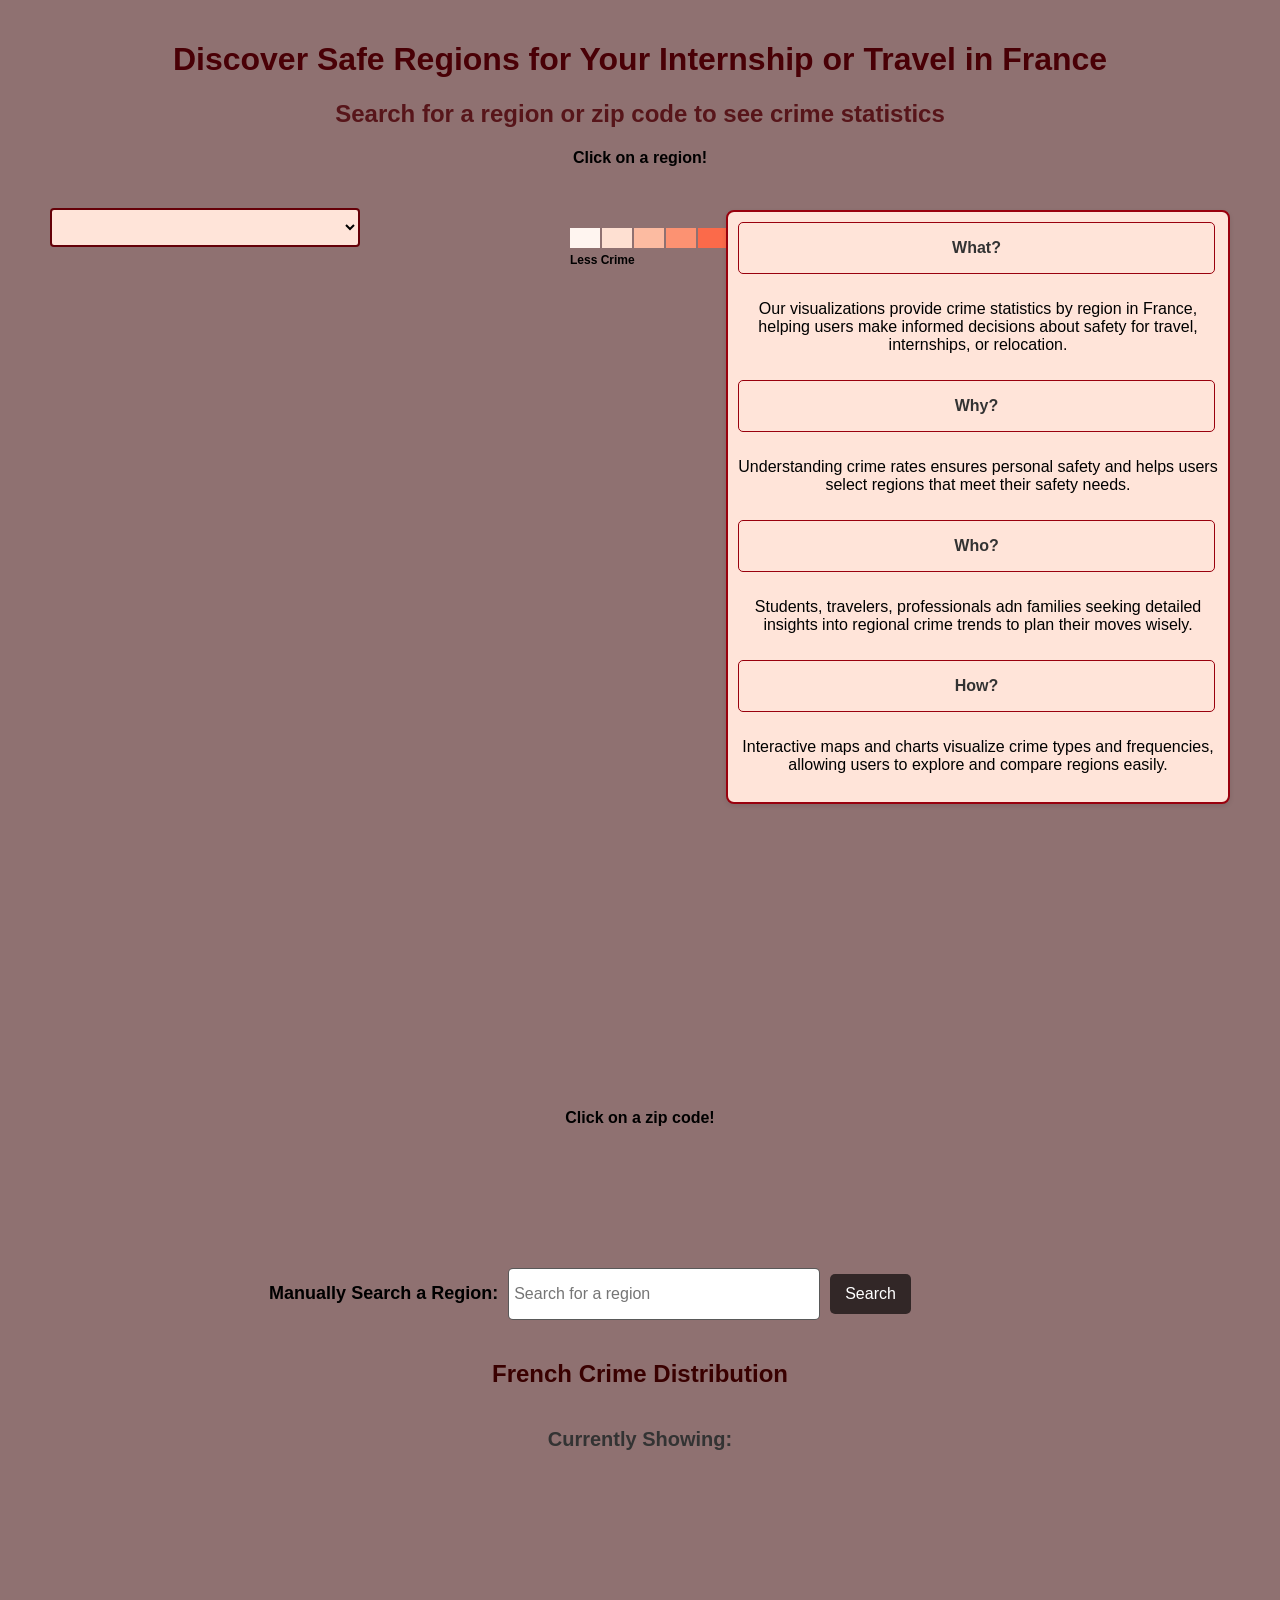
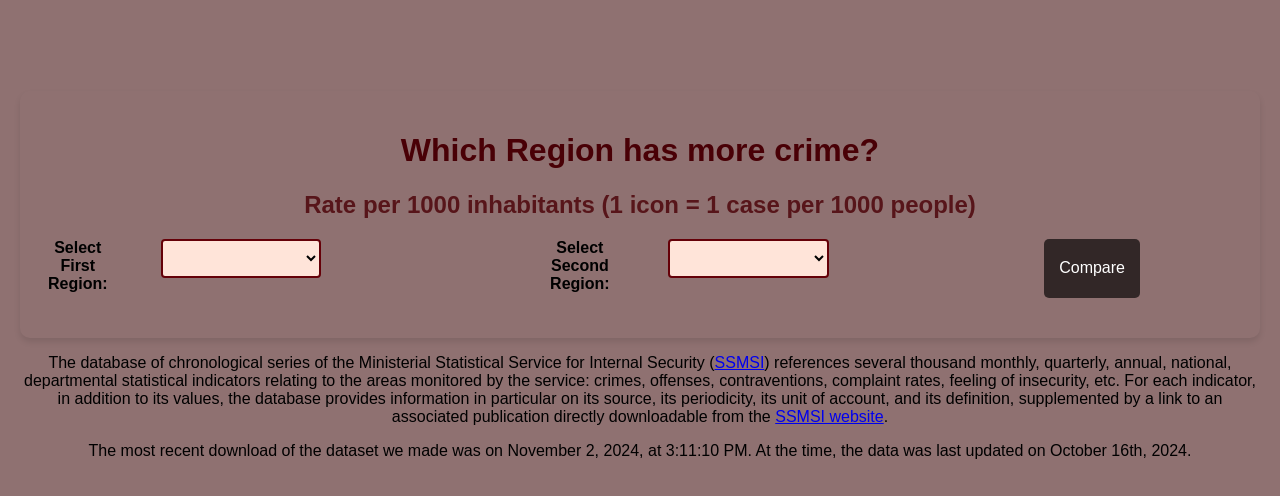
<file: index.html>
<!DOCTYPE html>
<html lang="en">
<head>
    <meta charset="UTF-8">
    <title>Crime Data Visualization in French Regions</title>
    <link rel="stylesheet" href="styles.css">
    <script src="https://d3js.org/d3.v7.min.js"></script>
    <!-- Load FontAwesome for icons -->
    <link rel="stylesheet" href="https://cdnjs.cloudflare.com/ajax/libs/font-awesome/6.4.2/css/all.min.css">

    <style>
        #info-boxes {
            display: flex;
            flex-direction: column;
            gap: 10px;
            position: absolute;
            right: 20px;
            top: 50px;
            background-color: #ffe4d9;
            padding: 10px;
            border: 2px solid #99000d;
            border-radius: 8px;
            box-shadow: 0 2px 5px rgba(0, 0, 0, 0.1);
            margin-right: 30px;
            margin-top: 160px;
            width: 480px;
            height: 570px;
        }

        .info-box {
            width: 475px;
            height: 50px;
            display: flex;
            align-items: center;
            justify-content: center;
            background-color: #ffe4d9;
            border: 1px solid #99000d;
            border-radius: 5px;
            font-weight: bold;
            color: #333;
        }

        .info-box:hover {
            background-color: #ffdab9;
        }

        #choropleth {
            position: relative;
        }

        #color-scheme {
            display: flex;
            gap: 2px;
            align-items: center;
            margin-left: 10px;
        }

        .color-box {
            width: 30px;
            height: 20px;
        }

        #selector-container {
            display: flex;
            align-items: center;
        }
    </style>
</head>
<body>
    <header>
        <h1>Discover Safe Regions for Your Internship or Travel in France</h1>
        <h2>Search for a region or zip code to see crime statistics</h2>   
        <h4>Click on a region!</h4> 
    </header>

    <main>
        <div id="main-map-container">
            <div id="selector-container">
                <select id="crimeTypeSelector"></select>
                <div id="color-scheme">
                    <div class="color-box" style="background-color: #fff5f0;"></div>
                    <div class="color-box" style="background-color: #fee0d2;"></div>
                    <div class="color-box" style="background-color: #fcbba1;"></div>
                    <div class="color-box" style="background-color: #fc9272;"></div>
                    <div class="color-box" style="background-color: #fb6a4a;"></div>
                    <div class="color-box" style="background-color: #ef3b2c;"></div>
                    <div class="color-box" style="background-color: #cb181d;"></div>
                    <div class="color-box" style="background-color: #99000d;"></div>
                    <span class="color-label low">Less Crime</span>
                    <span class="color-label high">More Crime</span>
                </div>
            </div>
            <svg id="choropleth" width="1000" height="800"></svg>
            <div id="info-boxes">
                <div class="info-box" id="what-box">What?</div>
                <p>Our visualizations provide crime statistics by region in France, helping users make informed decisions about safety for travel, internships, or relocation.</p>
                <div class="info-box" id="why-box">Why?</div>
                <p>Understanding crime rates ensures personal safety and helps users select regions that meet their safety needs.</p>
                <div class="info-box" id="who-box">Who?</div>
                <p>Students, travelers, professionals adn families seeking detailed insights into regional crime trends to plan their moves wisely.</p>
                <div class="info-box" id="how-box">How?</div>
                <p>Interactive maps and charts visualize crime types and frequencies, allowing users to explore and compare regions easily.</p>
            </div>
        </div>
        <h4>Click on a zip code!</h4>
        <div id="region-maps" class="region-maps-container"></div>
    </main>

    <div id="searchContainer">
        <label for="regionSearch" class="large-label">Manually Search a Region:</label>
        <input type="text" id="regionSearch" list="regionSuggestions" placeholder="Search for a region">
        <datalist id="regionSuggestions"></datalist>
        <button id="searchButton">Search</button>
    </div>
    <h2 id="pie-chart-title" class="pie-chart-title">French Crime Distribution</h2>
    <h3 id="currentRegion" class="current-region">Currently Showing: <span id="regionName"></span></h3>
    <div id="chartContainer">
        <div id="pie" class="responsive-svg-container"></div>
        <div id="legend"></div>
    </div>

    <div id="extraChartsContainer">
        <!-- France -->
        <div class="small-chart-wrapper">
            <div id="franceLegend" class="legend left-legend"></div>
            <div class="small-chart-container">
                <div id="francePie" class="responsive-svg-container small-pie"></div>
            </div>
        </div>
        <!-- Île-de-France -->
        <div class="small-chart-wrapper">
            <div class="small-chart-container">
                <div id="ileDeFrancePie" class="responsive-svg-container small-pie"></div>
            </div>
            <div id="idfLegend" class="legend right-legend"></div>
        </div>
    </div>

    <div class="container">
        <h1>Which Region has more crime?</h1>
        <h2>Rate per 1000 inhabitants (1 icon = 1 case per 1000 people)</h2>

        <div class="selection-container">
            <label for="region1">Select First Region:</label>
            <select id="region1"></select>

            <label for="region2">Select Second Region:</label>
            <select id="region2"></select>

            <button id="updateButton">Compare</button>
        </div>

        <div id="pictographChart"></div>
    </div>

    <!-- Data Source Information -->
    <footer class="data-source">
        <p>
            The database of chronological series of the Ministerial Statistical Service for Internal Security 
            (<a href="https://www.interieur.gouv.fr/Interstats/Le-SSMSI/A-propos-du-SSMSI" target="_blank">SSMSI</a>) 
            references several thousand monthly, quarterly, annual, national, departmental statistical indicators 
            relating to the areas monitored by the service: crimes, offenses, contraventions, complaint rates, 
            feeling of insecurity, etc. For each indicator, in addition to its values, the database provides 
            information in particular on its source, its periodicity, its unit of account, and its definition, 
            supplemented by a link to an associated publication directly downloadable from the 
            <a href="https://www.interieur.gouv.fr/Interstats/Publications" target="_blank">SSMSI website</a>.
        </p>
        <p>
            The most recent download of the dataset we made was on November 2, 2024, at 3:11:10 PM. 
            At the time, the data was last updated on October 16th, 2024.
        </p>
    </footer>

    <script src="script.js" defer></script>
    <script src="script_pie.js" defer></script>
    <script src="pictograph.js" defer></script>
</body>
</html>
</file>
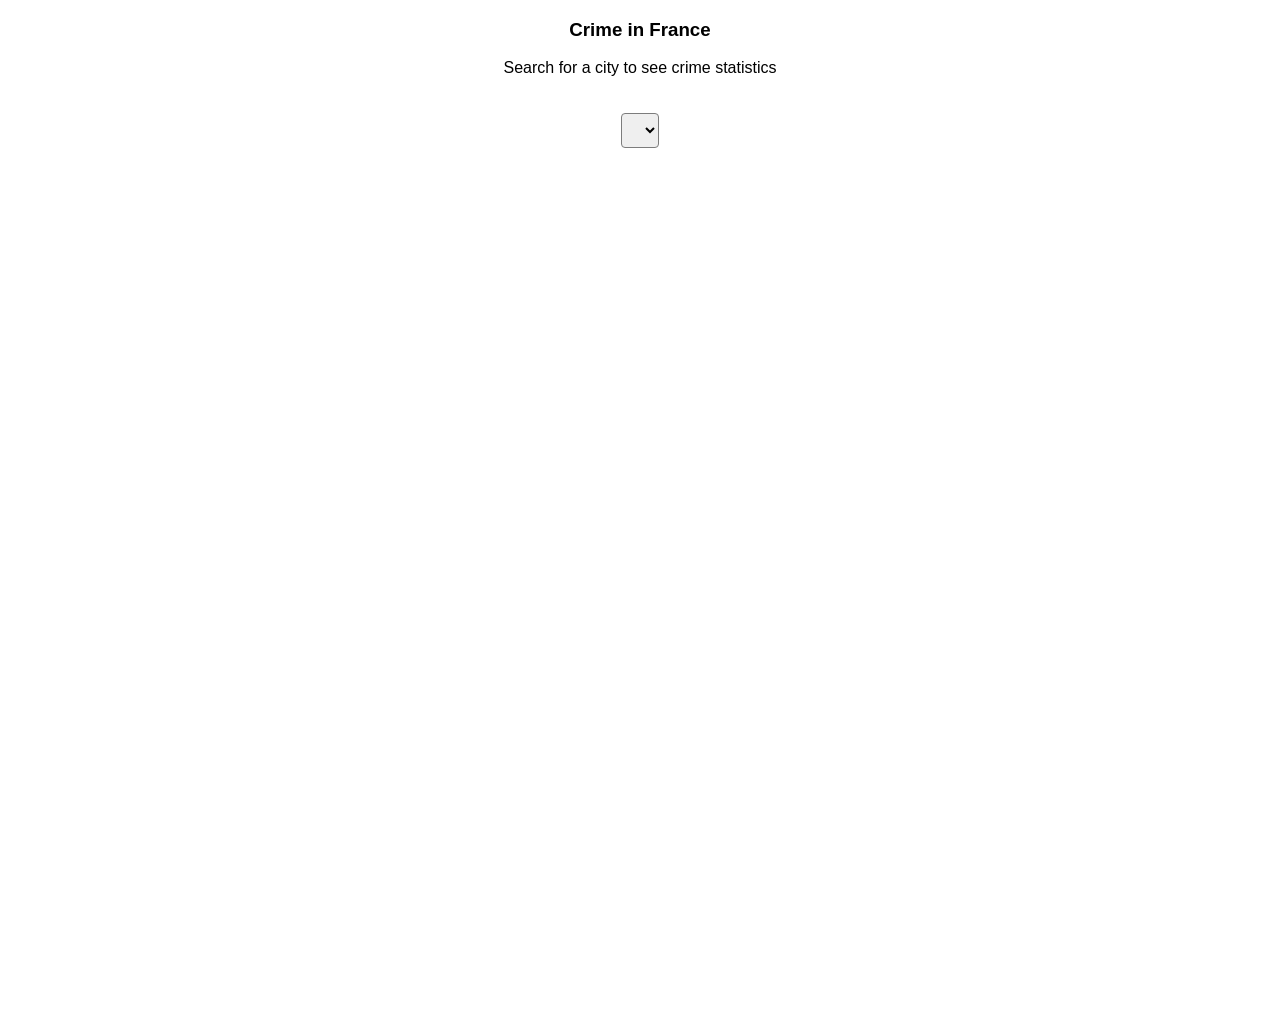
<file: crime.html>
<!DOCTYPE html>
<html lang="en">
<head>
    <meta charset="UTF-8">
    <title>Crime Data Visualization in French Regions</title>
    <link rel="stylesheet" href="crime.css">
    <script src="https://d3js.org/d3.v7.min.js"></script>
</head>
<body>
    <header>
        <h3>Crime in France</h3>
        <p>Search for a city to see crime statistics</p>    
    </header>

    <main>
        <div id="main-map-container">
            <select id="crimeTypeSelector"></select>
            <svg id="choropleth" width="1000" height="800"></svg>
        </div>
        <div id="region-maps" class="region-maps-container"></div>
    </main>

    <script src="crime.js"></script>
</body>
</html>
</file>
<file: styles.css>
/* styles.css */
body {
  display: flex;
  flex-direction: column;
  margin: 0;
  font-family: Arial, sans-serif;
  background-color: #3802028f;
  padding: 20px;
  text-align: center;
}

header {
  text-align: center;
  margin-bottom: 20px;
}

main {
  display: flex;
  flex-direction: column;
  align-items: left;
  width: 100%;
}

#main-map-container {
  display: flex;
  flex-direction: column;
  /* width: 100%; */
  align-items: left;
  margin-bottom: 20px;
}

svg-map {
  width: 65%;
  height: 800px; /* Fixed height for better control */
  border: 1px solid #ffffff;
}

svg-pie {
  width: 100%;
  height: 800px; /* Fixed height for better control */
  border: 1px solid #ffffff;
}

select {
  padding: 8px;
  font-size: 16px;
  border: 2px solid #650008;
  background-color: #ffe4d9;
  border-radius: 4px;
  margin-bottom: 20px;
  margin-left: 30px;
  margin-right: 200px;
  width: 25%;
}

.region-maps-container {
  display: flex;
  flex-wrap: wrap; /* Allows wrapping for rows */
  justify-content: space-between; /* Evenly space the regions */
  gap: 20px; /* Space between rows and columns */
  margin-top: 20px;
}

.region-container {
  display: flex;
  flex-direction: row; /* Align map and ZIP code container side by side */
  align-items: flex-start; /* Align items at the top */
  flex-basis: calc(50% - 20px); /* Two containers per row */
  max-width: calc(50% - 20px); /* Prevent overflow */
  box-sizing: border-box;
  gap: 20px; /* Space between map and ZIP code container */
}

.region-map {
  flex: 1; /* Map container takes up available space */
  min-width: 200px; /* Minimum width for the map */
  height: 300px; /* Ensure consistent height */
  /* background: #ff; */
  border-radius: 8px;
  border: 1px solid #720000;
  box-shadow: 0 2px 5px rgba(0, 0, 0, 0.1);
  display: flex;
  align-items: center;
  justify-content: center;
}

.region-map svg {
  width: 100%;
  height: 100%; /* Ensure the SVG map fills the container */
}

.zip-list {
  flex: 1; /* ZIP code container takes up equal space */
  min-width: 200px; /* Minimum width for the ZIP codes */
  height: 300px; /* Matches the height of the map */
  /* background-color: #f9f9f9; */
  padding: 15px;
  border: 1px solid #720000;
  border-radius: 8px;
  box-shadow: 0 2px 5px rgba(0, 0, 0, 0.1);
  box-sizing: border-box;
  overflow-y: auto; /* Enable scrolling for long ZIP code lists */
}

.zip-list h4 {
  margin-bottom: 5px;
  font-size: 16px;
  font-weight: bold;
  /* margin-top: 2px; */

}

.zip-list ul {
  list-style: none;
  padding: 0;
  margin: 0;
}

.zip-list li {
  margin: 5px 0;
  font-size: 15px;
  color: #000000;
}

.tooltip {
  position: absolute;
  background: rgba(0, 0, 0, 0.7);
  color: white;
  padding: 5px 10px;
  border-radius: 5px;
  pointer-events: none;
  font-size: 14px;
  visibility: hidden;
}

.container {
  max-width: 1500px;
  margin-top: 100px;
  padding: 20px;
  border-radius: 10px;
  box-shadow: 0px 4px 6px rgba(0, 0, 0, 0.1);
}

h1 {
  color: #490006;
}

h2 {
  color: #4b0006d0;
}

.selection-container {
  margin: 20px 0;
  display: flex;
  justify-content: center;
  gap: 15px;
}

label {
  font-size: 16px;
  font-weight: bold;
}

button {
  background-color: #000000a6;
  color: white;
  border: none;
  padding: 8px 15px;
  font-size: 16px;
  cursor: pointer;
  border-radius: 5px;
  transition: background 0.3s;
  margin-right: 100px;
}

button:hover {
  background-color: #0056b3;
}

#pictographChart {
  margin-top: 20px;
  text-align: left;
}

svg text {
  font-size: 20px;
  fill: #190000;
}

.main-title {
  text-align: center;
  font-size: 28px;
  color: #d32f2f;
  margin-bottom: 20px;
}

.responsive-svg-container {
  margin: 0 auto;
  width: 100%;
  max-width: 600px;
  max-height: 600px;
}

.large-label {
  font-size: 18px;
  margin-right: 10px;
  margin-top: 100px;
}

.search-button {
  font-size: 18px;
  padding: 8px 12px;
  margin-left: 10px;
  background-color: #d32f2f;
  color: white;
  border: none;
  border-radius: 4px;
  cursor: pointer;
}

.pie-chart-title {
  text-align: center;
  font-size: 24px;
  margin-top: 20px;
  color: #390000;
  font-weight: bold;
}

#container {
  display: flex;
  flex-direction: column;
  align-items: center;
  margin-top: 20px;
}

#searchContainer {
  display: flex;
  flex-direction: row;
  align-items: center;
  justify-content: center;
  margin-bottom: 20px;
}

#regionSearch {
  width: 300px;
  height: 40px;
  font-size: 16px;
  padding: 5px;
  border: 1px solid #000000a6;
  border-radius: 5px;
  margin-top: 100px;
}

#searchButton {
  height: 40px;
  margin-left: 10px;
  padding: 0 15px;
  font-size: 16px;
  border: none;
  background-color: #000000a6;
  color: white;
  border-radius: 5px;
  cursor: pointer;
  margin-top: 100px;
}

#searchButton:hover {
  background-color: #b3000068;
}

#chartContainer {
  display: flex;
  flex-direction: row-reverse;
  justify-content: center;
  align-items: flex-start;
  width: 100%;
  max-width: 1200px;
  margin-top: 20px;
  margin-left: auto;
  margin-right: auto;
}

#pie {
  flex: 2;
  margin-left: 20px;
}

#legend {
  flex: 1;
  max-width: 300px;
  font-size: 18px;
  display: flex;
  flex-direction: column;
  justify-content: center;
}

#legend div {
  display: flex;
  align-items: center;
  margin-bottom: 5px;
}

#legend div div {
  width: 15px;
  height: 15px;
  margin-right: 8px;
}

.current-region {
  text-align: center;
  font-size: 20px;
  color: #333;
  margin-top: 20px;
  font-weight: bold;
}

#extraChartsContainer {
  display: flex;
  justify-content: space-between; /* Ensures even spacing */
  gap: 80px; /* Adjust as needed */
  margin-top: 100px;
  max-width: 900px; /* Prevents excessive shrinking */
  margin-left: 5%;
  margin-right: auto;
}

.small-chart-wrapper {
  display: flex;
  align-items: center;
  justify-content: center;
  flex-wrap: nowrap; /* Prevents wrapping */
}

.small-chart-container {
  display: flex;
  flex-direction: column;
  align-items: center;
  width: 550px; /* Ensures pie charts stay at their intended width */
}

.left-legend {
  text-align: right;
  margin-right: 20px;
}

.right-legend {
  text-align: left;
  margin-left: 20px;
}


.region-map.highlighted {
  border: 2px solid #FF8E1B; /* Bright color to indicate highlight */
  box-shadow: 0 4px 10px rgba(255, 142, 27, 0.5); /* Add a glow effect */
}


.pie-chart-container {
  width: 200px; /* Adjust the width to resize */
  height: 200px; /* Adjust the height to resize */
  overflow: hidden; /* Ensures no overflow if content exceeds dimensions */
  display: flex;
  justify-content: center;
  align-items: center;
}

.pie-chart-container svg {
  width: 100%; /* Ensures the pie chart fits within the container */
  height: 100%;
}

#color-scheme {
  display: flex;
  align-items: center;
  position: relative;
  gap: 2px;
  /* margin-left: 220px; */
}

.color-box {
  width: 30px;
  height: 20px;
}

.color-label {
  position: absolute;
  top: 25px; /* Adjust to position labels below the color boxes */
  font-size: 12px;
  font-weight: bold;
  color: #000000;
}

.color-label.low {
  left: 0; /* Align with the first color box */
}

.color-label.high {
  right: 0; /* Align with the last color box */
}
</file>
<file: crime.css>
/* styles.css */
body {
  display: flex;
  flex-direction: column;
  margin: 0;
  font-family: Arial, sans-serif;
}

header {
  text-align: center;
  margin-bottom: 20px;
}

main {
  display: flex;
  flex-direction: column;
  align-items: center;
  width: 100%;
}

#main-map-container {
  display: flex;
  flex-direction: column;
  align-items: center;
  margin-bottom: 20px;
}

svg {
  width: 100%;
  height: 800px; /* Fixed height for better control */
  border: 1px solid #ffffff;
}

select {
  padding: 8px;
  border: 1px solid #7c7c7c;
  border-radius: 4px;
  margin-bottom: 20px;
}

.region-maps-container {
  display: flex;
  flex-wrap: wrap;
  gap: 20px;
  justify-content: center;
  margin-top: 20px;
  width: 90%;
}

.region-map {
  flex: 1 1 calc(33.333% - 20px); /* 3 maps per row */
  min-width: 200px;
  border: 1px solid #ccc;
  text-align: center;
  padding: 10px;
  box-shadow: 0 2px 5px rgba(0, 0, 0, 0.1);
  border-radius: 8px;
}

.region-map svg {
  width: 100%;
  height: 200px;
}

.region-map h4 {
  margin: 10px 0;
  font-size: 14px;
}
</file>
